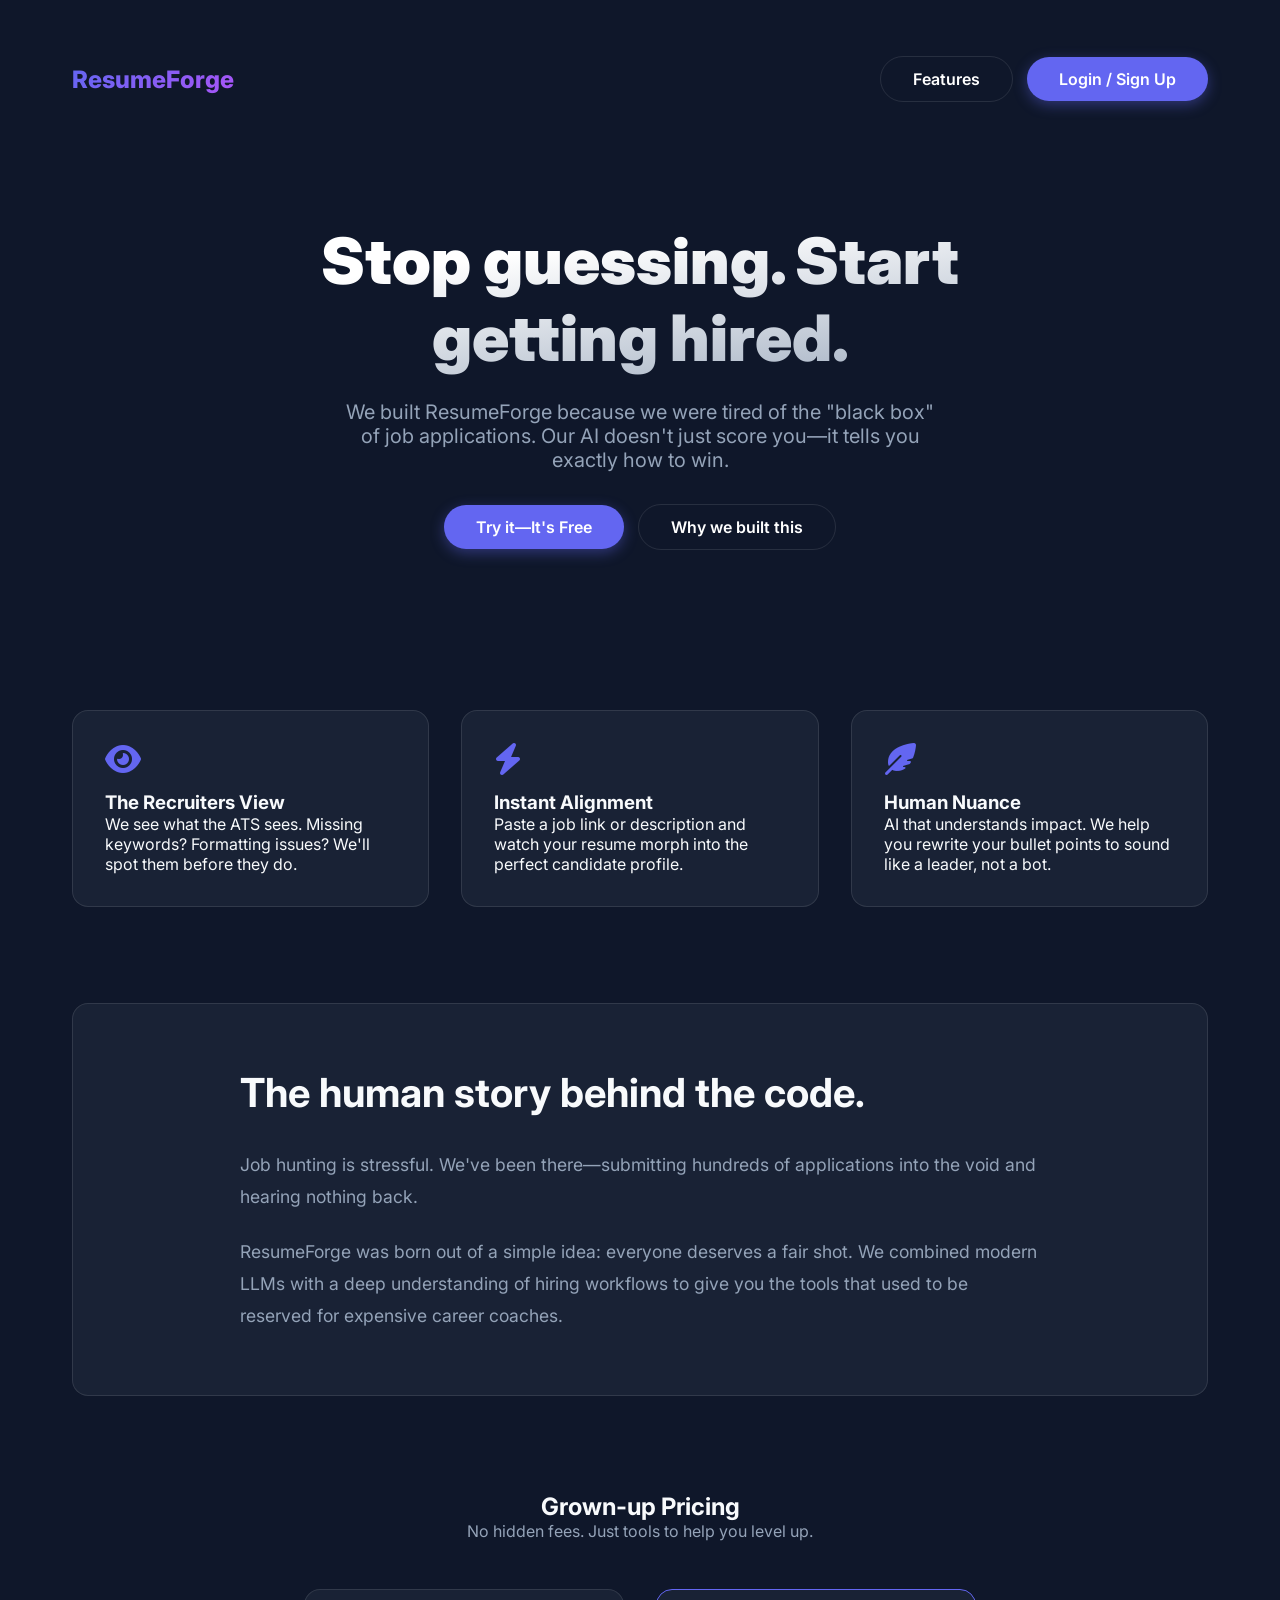
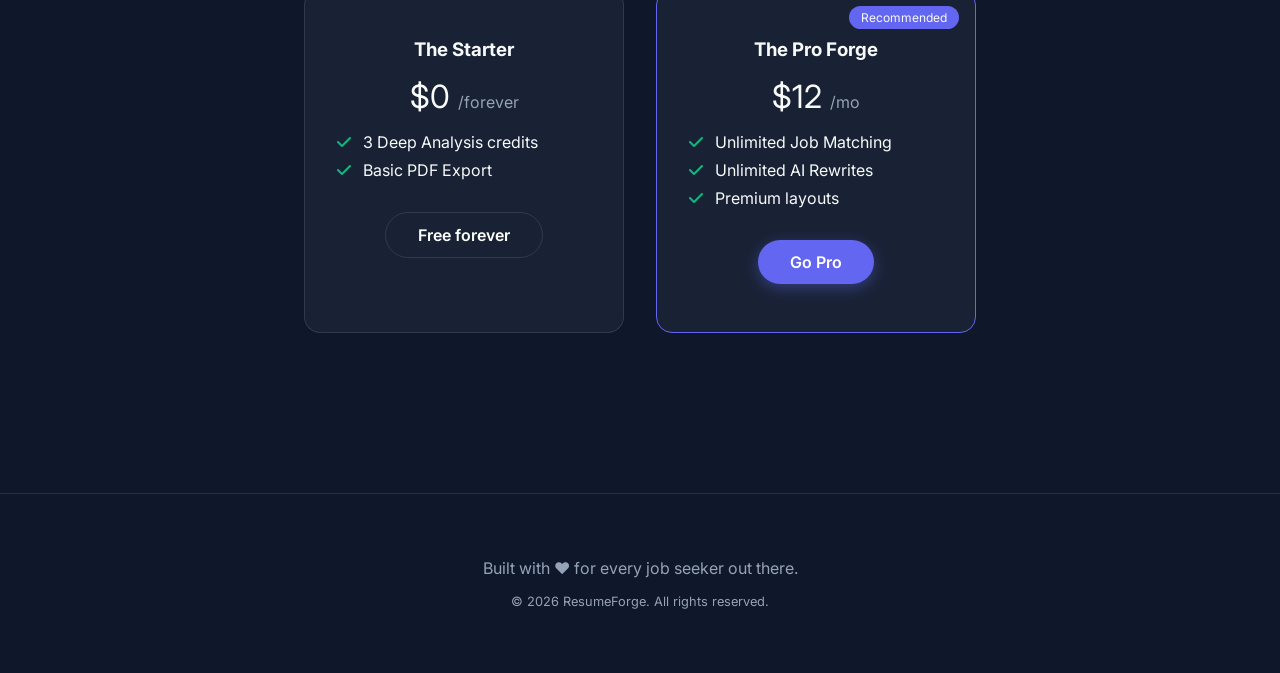
<file: templates/index.html>
<!DOCTYPE html>
<html lang="en">
<head>
    <meta charset="UTF-8">
    <meta name="viewport" content="width=device-width, initial-scale=1.0">
    <title>ResumeForge – Forge a resume that gets you hired.</title>
    <meta name="description" content="AI-powered resume analyzer and builder to optimize your career path.">
    <link rel="stylesheet" href="/static/css/styles.css">
    <link href="https://fonts.googleapis.com/css2?family=Inter:wght@400;600;800;900&display=swap" rel="stylesheet">
    <link rel="stylesheet" href="https://cdnjs.cloudflare.com/ajax/libs/font-awesome/6.4.0/css/all.min.css">
</head>
<body>
    <div class="container">
        <header>
            <div class="logo">ResumeForge</div>
            <nav id="guest-nav">
                <a href="#features" class="btn btn-outline" style="margin-right: 10px;">Features</a>
                <a href="/login" class="btn btn-primary">Login / Sign Up</a>
            </nav>
            <nav id="user-nav" style="display: none;">
                <a href="/dashboard" class="btn btn-outline" style="margin-right: 10px;">Dashboard</a>
                <button id="logout-btn" class="btn btn-primary">Logout</button>
            </nav>
        </header>

        <section class="hero">
            <h1>Stop guessing. Start <br><span>getting hired.</span></h1>
            <p>We built ResumeForge because we were tired of the "black box" of job applications. Our AI doesn't just score you—it tells you exactly how to win.</p>
            <div class="hero-actions">
                <a href="/login" class="btn btn-primary">Try it—It's Free</a>
                <a href="#about" class="btn btn-outline" style="margin-left: 10px;">Why we built this</a>
            </div>
        </section>

        <section id="features" class="features">
            <div class="feature-card glass">
                <i class="fas fa-eye"></i>
                <h3>The Recruiters View</h3>
                <p>We see what the ATS sees. Missing keywords? Formatting issues? We'll spot them before they do.</p>
            </div>
            <div class="feature-card glass">
                <i class="fas fa-bolt"></i>
                <h3>Instant Alignment</h3>
                <p>Paste a job link or description and watch your resume morph into the perfect candidate profile.</p>
            </div>
            <div class="feature-card glass">
                <i class="fas fa-feather-alt"></i>
                <h3>Human Nuance</h3>
                <p>AI that understands impact. We help you rewrite your bullet points to sound like a leader, not a bot.</p>
            </div>
        </section>

        <section id="about" class="glass" style="margin-top: 6rem; padding: 4rem; text-align: left;">
            <div style="max-width: 800px; margin: 0 auto;">
                <h2 style="margin-bottom: 2rem; font-size: 2.5rem;">The human story behind the code.</h2>
                <p style="font-size: 1.1rem; line-height: 1.8; color: var(--text-gray); margin-bottom: 1.5rem;">
                    Job hunting is stressful. We've been there—submitting hundreds of applications into the void and hearing nothing back. 
                </p>
                <p style="font-size: 1.1rem; line-height: 1.8; color: var(--text-gray);">
                    ResumeForge was born out of a simple idea: everyone deserves a fair shot. We combined modern LLMs with a deep understanding of hiring workflows to give you the tools that used to be reserved for expensive career coaches.
                </p>
            </div>
        </section>

        <section id="pricing" class="pricing">
            <h2>Grown-up Pricing</h2>
            <p style="color: var(--text-gray); margin-bottom: 2rem;">No hidden fees. Just tools to help you level up.</p>
            <div class="pricing-grid">
                <div class="price-card glass">
                    <h3>The Starter</h3>
                    <p style="font-size: 2rem; margin: 1rem 0;">$0 <span style="font-size: 1rem; color: var(--text-gray);">/forever</span></p>
                    <ul style="list-style: none; text-align: left; margin-bottom: 2rem;">
                        <li style="margin-bottom: 0.5rem;"><i class="fas fa-check" style="color: var(--accent); margin-right: 8px;"></i> 3 Deep Analysis credits</li>
                        <li style="margin-bottom: 0.5rem;"><i class="fas fa-check" style="color: var(--accent); margin-right: 8px;"></i> Basic PDF Export</li>
                    </ul>
                    <a href="/login" class="btn btn-outline">Free forever</a>
                </div>
                <div class="price-card glass pro">
                    <div class="badge">Recommended</div>
                    <h3>The Pro Forge</h3>
                    <p style="font-size: 2rem; margin: 1rem 0;">$12 <span style="font-size: 1rem; color: var(--text-gray);">/mo</span></p>
                    <ul style="list-style: none; text-align: left; margin-bottom: 2rem;">
                        <li style="margin-bottom: 0.5rem;"><i class="fas fa-check" style="color: var(--accent); margin-right: 8px;"></i> Unlimited Job Matching</li>
                        <li style="margin-bottom: 0.5rem;"><i class="fas fa-check" style="color: var(--accent); margin-right: 8px;"></i> Unlimited AI Rewrites</li>
                        <li style="margin-bottom: 0.5rem;"><i class="fas fa-check" style="color: var(--accent); margin-right: 8px;"></i> Premium layouts</li>
                    </ul>
                    <a href="/login" class="btn btn-primary">Go Pro</a>
                </div>
            </div>
        </section>
    </div>

    <footer style="margin-top: 8rem; padding: 4rem 2rem; border-top: 1px solid var(--glass-border); text-align: center; color: var(--text-gray);">
        <p>Built with ❤️ for every job seeker out there.</p>
        <p style="font-size: 0.8rem; margin-top: 1rem;">© 2026 ResumeForge. All rights reserved.</p>
    </footer>

    <script src="/static/js/main.js"></script>
</body>
</html>
</file>
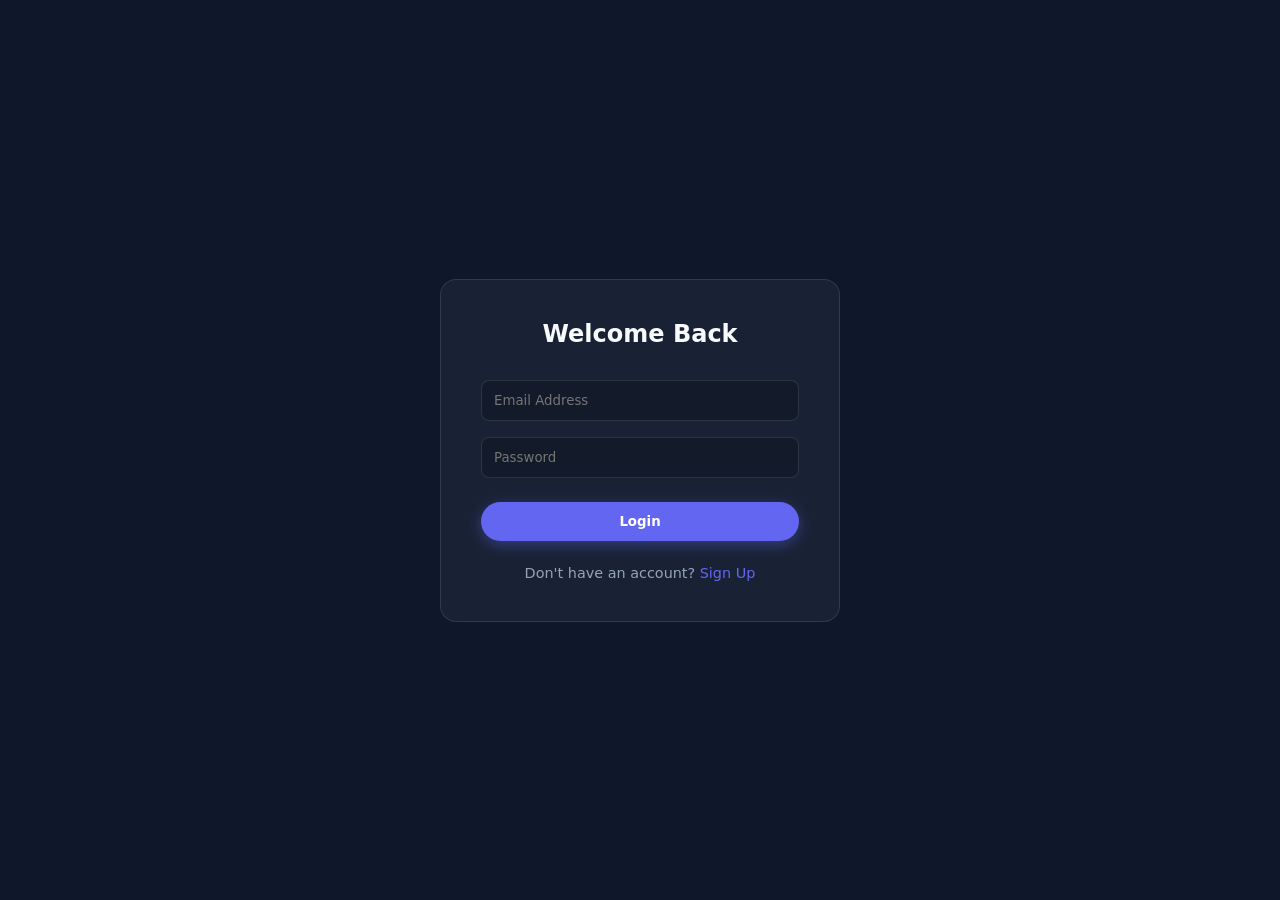
<file: templates/auth.html>
<!DOCTYPE html>
<html lang="en">
<head>
    <meta charset="UTF-8">
    <meta name="viewport" content="width=device-width, initial-scale=1.0">
    <title>Login / Sign Up - ResumeForge</title>
    <link rel="stylesheet" href="/static/css/styles.css">
</head>
<body style="display: flex; align-items: center; justify-content: center; min-height: 100vh;">
    <div class="glass" style="width: 400px; padding: 2.5rem; text-align: center;">
        <h2 style="margin-bottom: 2rem;">Welcome Back</h2>
        <form id="auth-form">
            <div id="register-fields" style="display: none;">
                <input type="text" id="full-name" placeholder="Full Name" style="width: 100%; border-radius: 8px; padding: 12px; margin-bottom: 1rem; border: 1px solid var(--glass-border); background: rgba(0,0,0,0.2); color: white;">
            </div>
            <input type="email" id="email" placeholder="Email Address" required style="width: 100%; border-radius: 8px; padding: 12px; margin-bottom: 1rem; border: 1px solid var(--glass-border); background: rgba(0,0,0,0.2); color: white;">
            <input type="password" id="password" placeholder="Password" required style="width: 100%; border-radius: 8px; padding: 12px; margin-bottom: 1.5rem; border: 1px solid var(--glass-border); background: rgba(0,0,0,0.2); color: white;">
            
            <button type="submit" id="submit-btn" class="btn btn-primary" style="width: 100%;">Login</button>
            <p style="margin-top: 1.5rem; color: var(--text-gray); font-size: 0.9rem;">
                Don't have an account? <a href="#" id="toggle-auth" style="color: var(--primary); text-decoration: none;">Sign Up</a>
            </p>
        </form>
    </div>

    <script src="/static/js/main.js"></script>
    <script>
        let isRegister = false;
        const form = document.getElementById('auth-form');
        const registerFields = document.getElementById('register-fields');
        const toggleBtn = document.getElementById('toggle-auth');
        const submitBtn = document.getElementById('submit-btn');

        toggleBtn.addEventListener('click', (e) => {
            e.preventDefault();
            isRegister = !isRegister;
            registerFields.style.display = isRegister ? 'block' : 'none';
            submitBtn.innerText = isRegister ? 'Create Account' : 'Login';
            toggleBtn.innerText = isRegister ? 'Login' : 'Sign Up';
        });

        form.addEventListener('submit', async (e) => {
            e.preventDefault();
            const email = document.getElementById('email').value;
            const password = document.getElementById('password').value;
            
            if (isRegister) {
                const fullName = document.getElementById('full-name').value;
                const response = await fetch('/register', {
                    method: 'POST',
                    headers: { 'Content-Type': 'application/json' },
                    body: JSON.stringify({ email, password, full_name: fullName })
                });
                if (response.ok) {
                    await auth.login(email, password);
                } else {
                    const data = await response.json();
                    alert(data.detail || "Registration failed");
                }
            } else {
                const data = await auth.login(email, password);
                if (data.detail) alert(data.detail);
            }
        });
    </script>
</body>
</html>
</file>
<file: static/css/styles.css>
:root {
    --primary: #6366f1;
    --primary-hover: #4f46e5;
    --bg-dark: #0f172a;
    --card-bg: rgba(30, 41, 59, 0.7);
    --glass-border: rgba(255, 255, 255, 0.1);
    --text-white: #f8fafc;
    --text-gray: #94a3b8;
    --accent: #10b981;
}

* {
    margin: 0;
    padding: 0;
    box-sizing: border-box;
    font-family: 'Inter', system-ui, -apple-system, sans-serif;
}

body {
    background-color: var(--bg-dark);
    color: var(--text-white);
    min-height: 100vh;
    overflow-x: hidden;
}

.glass {
    background: var(--card-bg);
    backdrop-filter: blur(12px);
    -webkit-backdrop-filter: blur(12px);
    border: 1px solid var(--glass-border);
    border-radius: 16px;
}

.container {
    max-width: 1200px;
    margin: 0 auto;
    padding: 2rem;
}

header {
    display: flex;
    justify-content: space-between;
    align-items: center;
    padding: 1.5rem 0;
}

.logo {
    font-size: 1.5rem;
    font-weight: 800;
    background: linear-gradient(135deg, #6366f1 0%, #a855f7 100%);
    -webkit-background-clip: text;
    -webkit-text-fill-color: transparent;
}

.hero {
    text-align: center;
    padding: 6rem 0;
}

.hero h1 {
    font-size: 4rem;
    font-weight: 900;
    margin-bottom: 1.5rem;
    background: linear-gradient(to bottom right, #fff 30%, #94a3b8);
    -webkit-background-clip: text;
    -webkit-text-fill-color: transparent;
}

.hero p {
    font-size: 1.25rem;
    color: var(--text-gray);
    max-width: 600px;
    margin: 0 auto 2rem;
}

.btn {
    padding: 0.75rem 2rem;
    border-radius: 9999px;
    font-weight: 600;
    cursor: pointer;
    transition: all 0.3s cubic-bezier(0.4, 0, 0.2, 1);
    border: none;
    text-decoration: none;
    display: inline-block;
}

.btn-primary {
    background: var(--primary);
    color: white;
    box-shadow: 0 4px 14px 0 rgba(99, 102, 241, 0.39);
}

.btn-primary:hover {
    background: var(--primary-hover);
    transform: translateY(-2px);
    box-shadow: 0 6px 20px rgba(99, 102, 241, 0.23);
}

.btn-outline {
    background: transparent;
    border: 1px solid var(--glass-border);
    color: white;
}

.btn-outline:hover {
    background: rgba(255, 255, 255, 0.1);
}

.features {
    display: grid;
    grid-template-columns: repeat(auto-fit, minmax(300px, 1fr));
    gap: 2rem;
    margin-top: 4rem;
}

.feature-card {
    padding: 2rem;
    transition: transform 0.3s ease;
}

.feature-card:hover {
    transform: translateY(-10px);
}

.feature-card i {
    font-size: 2rem;
    color: var(--primary);
    margin-bottom: 1rem;
}

.pricing {
    margin-top: 6rem;
    text-align: center;
}

.pricing-grid {
    display: flex;
    justify-content: center;
    gap: 2rem;
    margin-top: 3rem;
}

.price-card {
    width: 320px;
    padding: 3rem 2rem;
    position: relative;
}

.price-card.pro {
    border: 1px solid var(--primary);
}

.badge {
    position: absolute;
    top: 1rem;
    right: 1rem;
    background: var(--primary);
    padding: 0.25rem 0.75rem;
    border-radius: 999px;
    font-size: 0.75rem;
}
</file>
